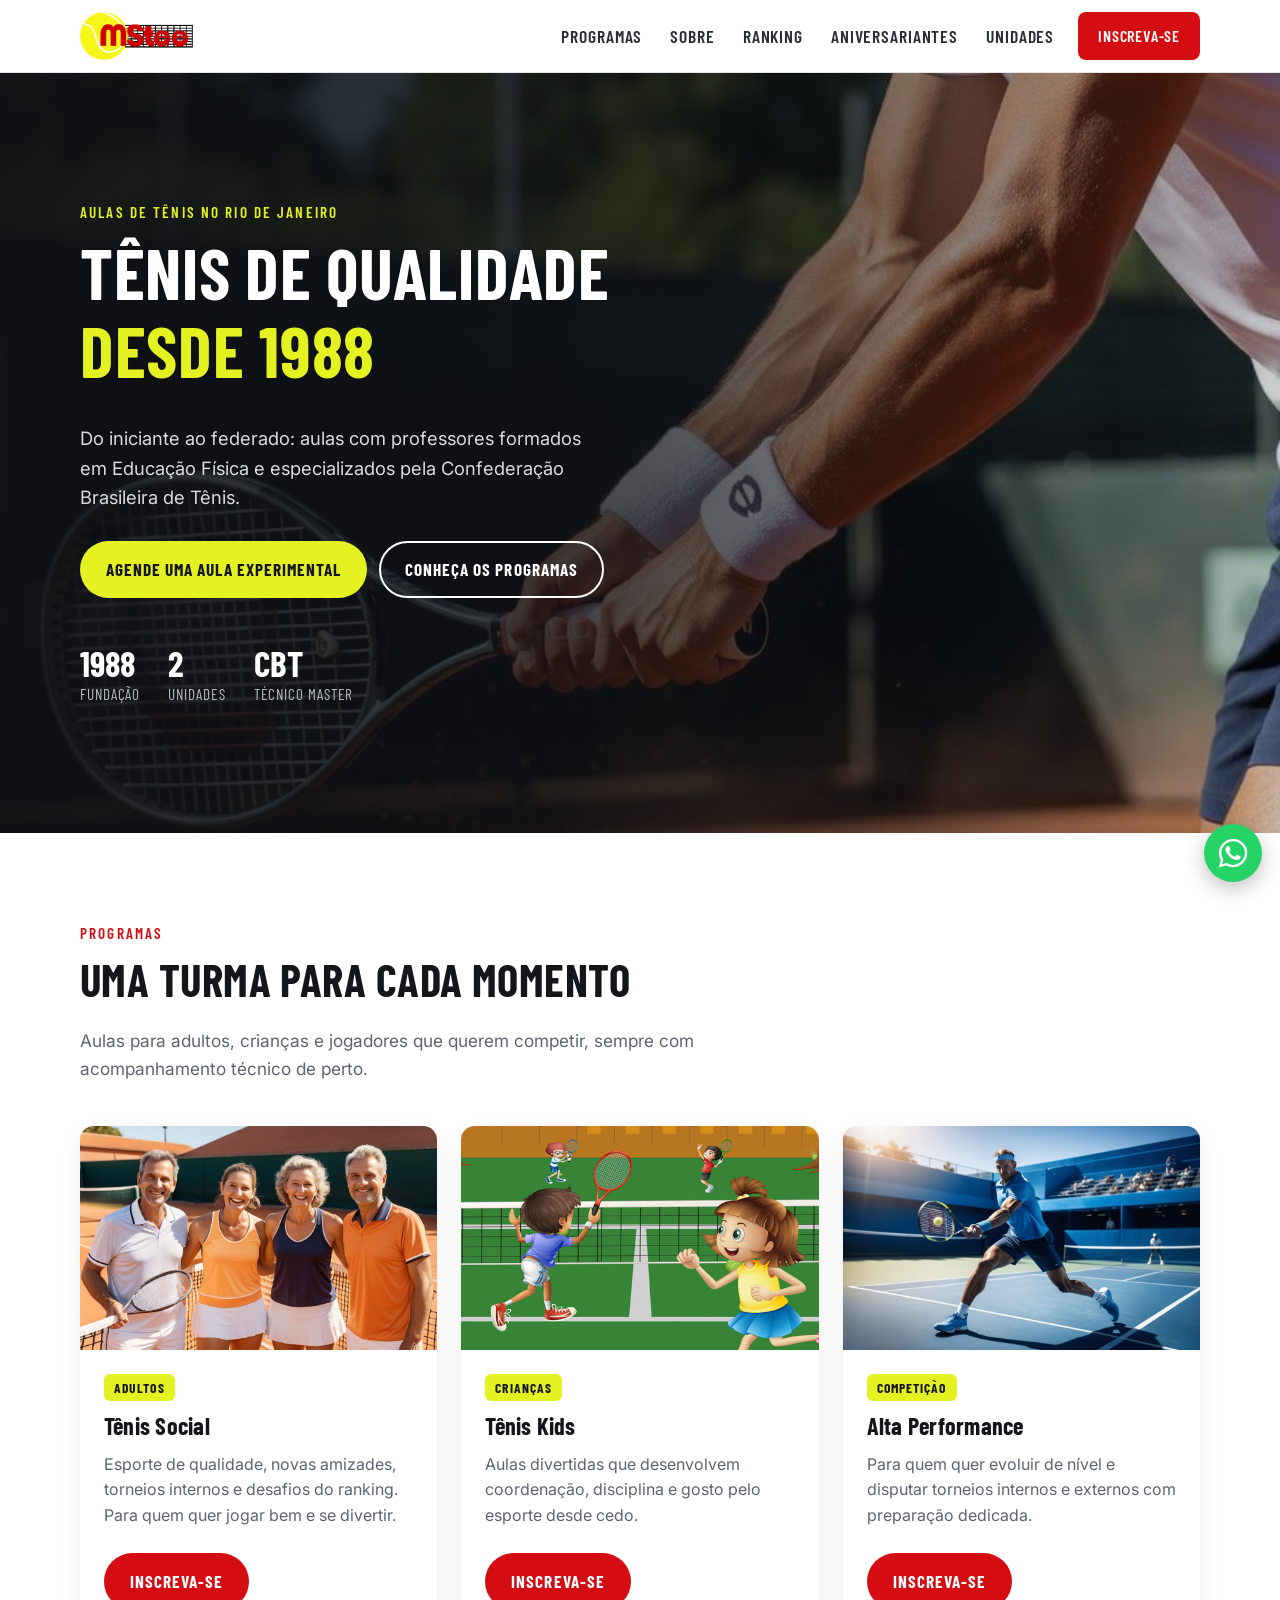
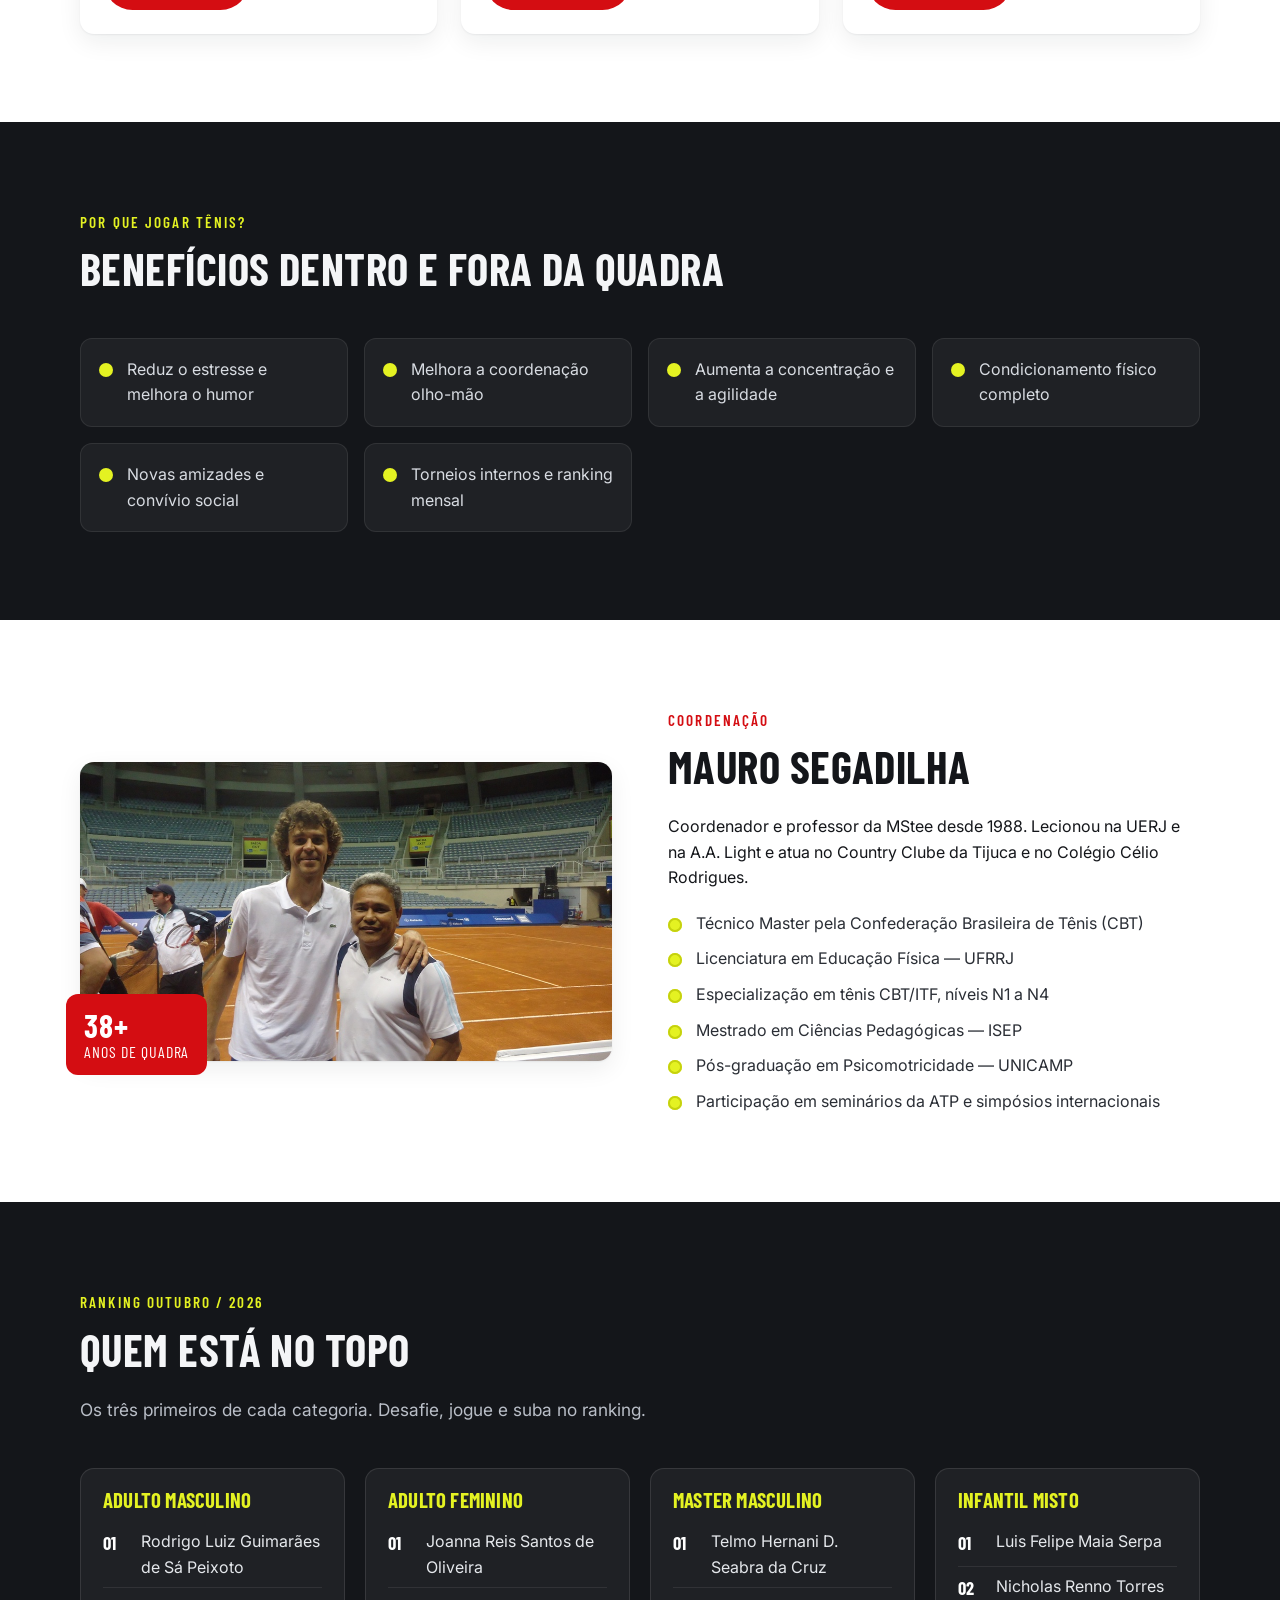
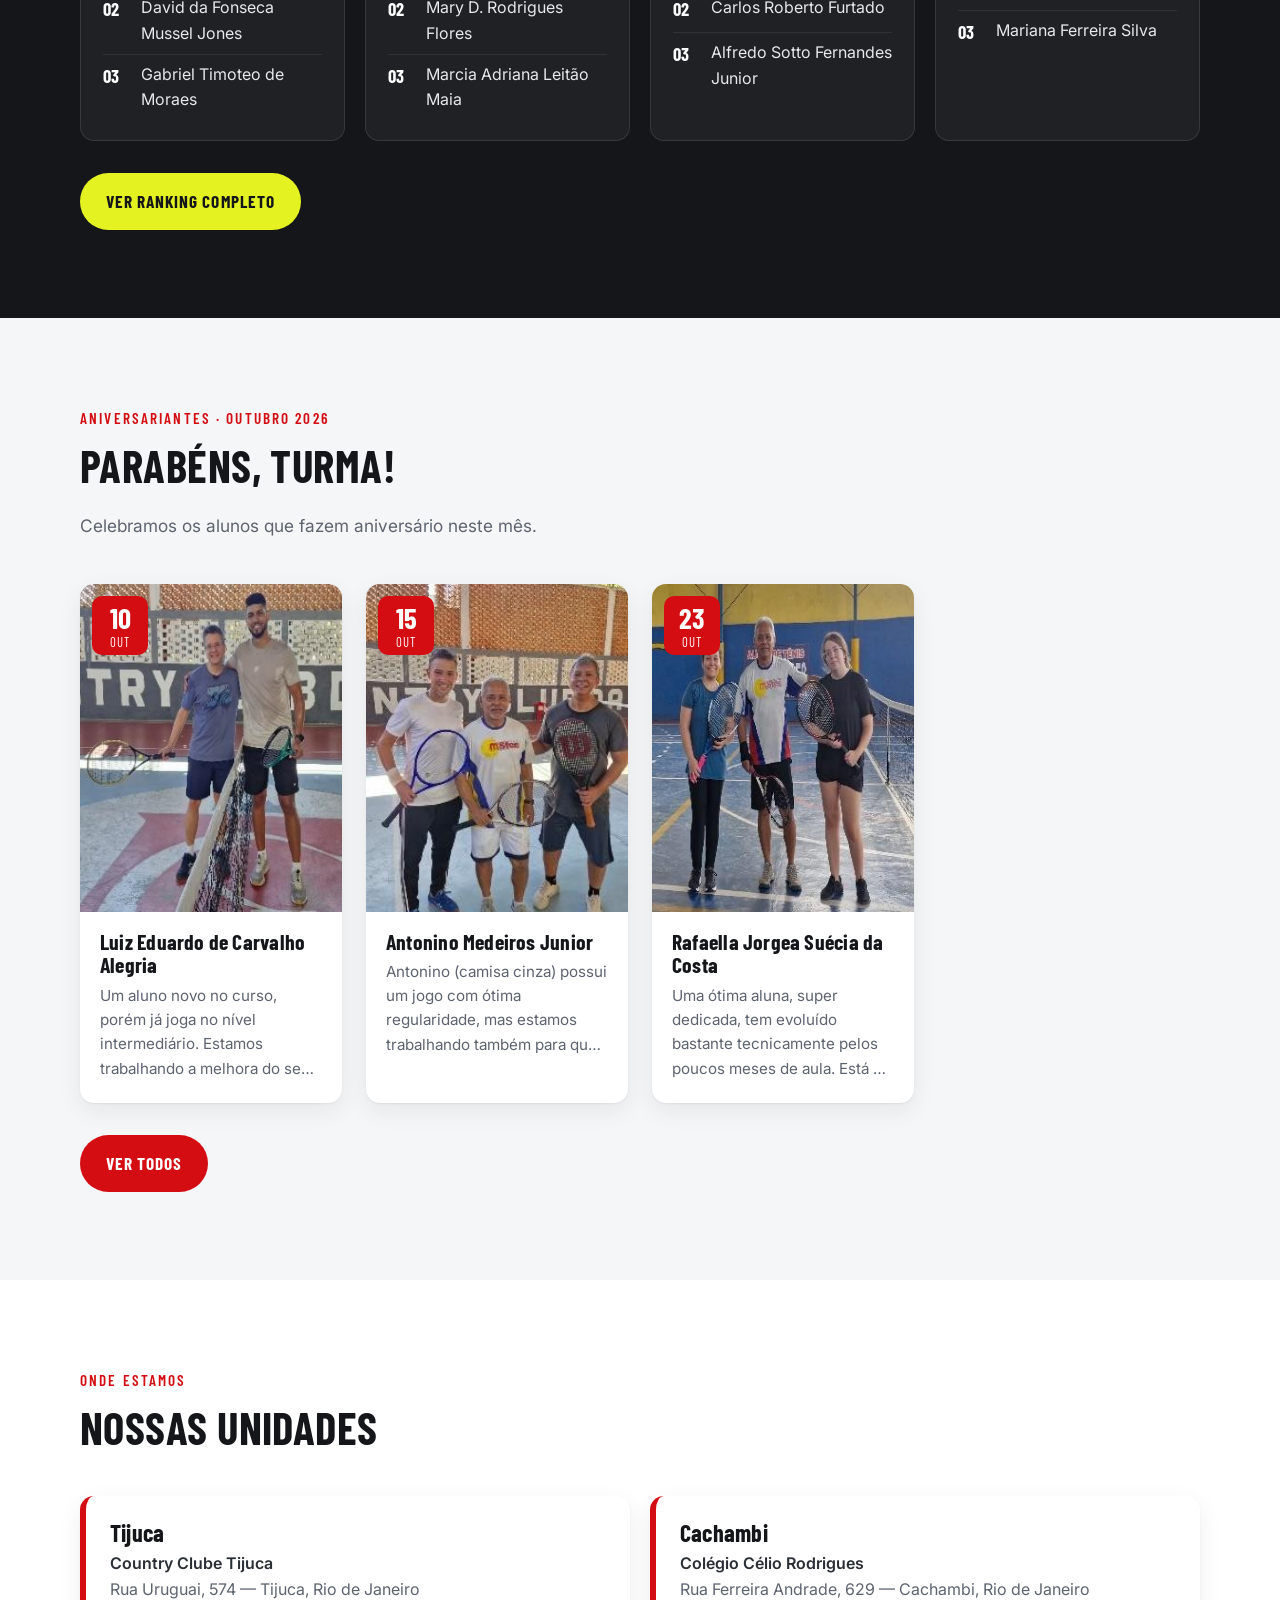
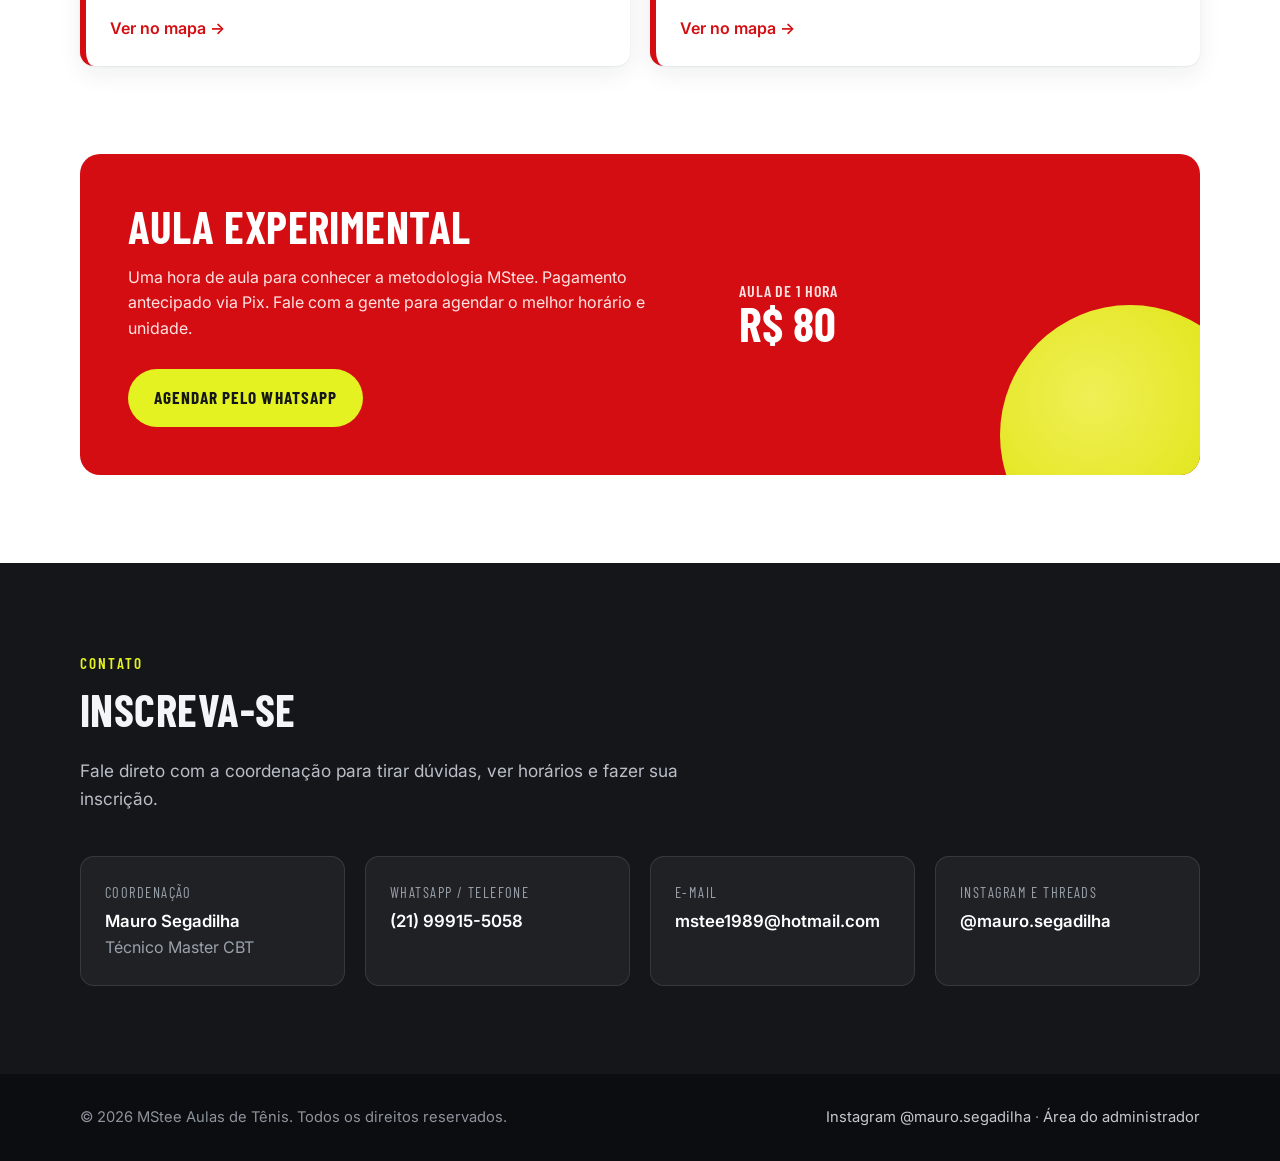
<file: index.html>
<!doctype html>
<html lang="pt-BR">
<head>
  <meta charset="utf-8">
  <meta name="viewport" content="width=device-width, initial-scale=1">
  <title>MStee Aulas de Tênis — Rio de Janeiro</title>
  <meta name="description" content="MStee Aulas de Tênis: tênis social, kids e alta performance no Rio de Janeiro desde 1988. Unidades na Tijuca e no Cachambi.">
  <meta property="og:title" content="MStee Aulas de Tênis">
  <meta property="og:description" content="Tênis social, kids e alta performance no Rio de Janeiro desde 1988.">
  <meta property="og:image" content="assets/img/banner-2025.jpg">
  <link rel="icon" href="assets/img/favicon.svg" type="image/svg+xml">
  <link rel="preconnect" href="https://fonts.googleapis.com">
  <link rel="preconnect" href="https://fonts.gstatic.com" crossorigin>
  <link href="https://fonts.googleapis.com/css2?family=Barlow+Condensed:wght@600;700&family=Inter:wght@400;500;600&display=swap" rel="stylesheet">
  <link rel="stylesheet" href="assets/css/style.css">
</head>
<body>

<header class="site-header">
  <div class="wrap">
    <a class="brand" href="index.html" aria-label="MStee — início"><img src="assets/img/logo.png" alt="MStee" width="113" height="48"></a>
    <button class="nav-toggle" aria-label="Abrir menu" aria-expanded="false">
      <svg viewBox="0 0 24 24" fill="none" stroke="currentColor" stroke-width="2" stroke-linecap="round"><path d="M4 7h16M4 12h16M4 17h16"/></svg>
    </button>
    <nav class="nav">
      <a href="#programas">Programas</a>
      <a href="#sobre">Sobre</a>
      <a href="ranking.html">Ranking</a>
      <a href="aniversarios.html">Aniversariantes</a>
      <a href="#unidades">Unidades</a>
      <a class="btn btn--primary" href="#contato">Inscreva-se</a>
    </nav>
  </div>
</header>

<main>
  <!-- HERO -->
  <section class="hero">
    <div class="wrap">
      <div class="hero-content">
        <span class="eyebrow" style="color:var(--ball)">Aulas de tênis no Rio de Janeiro</span>
        <h1>Tênis de qualidade <span>desde 1988</span></h1>
        <p>Do iniciante ao federado: aulas com professores formados em Educação Física e especializados pela Confederação Brasileira de Tênis.</p>
        <div class="hero-actions">
          <a class="btn btn--ball" href="#aula-experimental">Agende uma aula experimental</a>
          <a class="btn btn--ghost" href="#programas">Conheça os programas</a>
        </div>
        <div class="hero-badges">
          <div><strong>1988</strong>Fundação</div>
          <div><strong>2</strong>Unidades</div>
          <div><strong>CBT</strong>Técnico Master</div>
        </div>
      </div>
    </div>
  </section>

  <!-- PROGRAMAS -->
  <section class="section" id="programas">
    <div class="wrap">
      <div class="section-head">
        <span class="eyebrow">Programas</span>
        <h2>Uma turma para cada momento</h2>
        <p>Aulas para adultos, crianças e jogadores que querem competir, sempre com acompanhamento técnico de perto.</p>
      </div>
      <div class="grid grid-3">
        <article class="program">
          <img src="assets/img/tenis-social-ia.jpg" alt="Grupo de alunos adultos sorrindo na quadra de saibro" loading="lazy">
          <div class="program-body">
            <span class="program-tag">Adultos</span>
            <h3>Tênis Social</h3>
            <p>Esporte de qualidade, novas amizades, torneios internos e desafios do ranking. Para quem quer jogar bem e se divertir.</p>
            <a class="btn btn--primary" href="#contato">Inscreva-se</a>
          </div>
        </article>
        <article class="program">
          <img src="assets/img/tenis-3.jpg" alt="Criança em aula de tênis" loading="lazy">
          <div class="program-body">
            <span class="program-tag">Crianças</span>
            <h3>Tênis Kids</h3>
            <p>Aulas divertidas que desenvolvem coordenação, disciplina e gosto pelo esporte desde cedo.</p>
            <a class="btn btn--primary" href="#contato">Inscreva-se</a>
          </div>
        </article>
        <article class="program">
          <img src="assets/img/alta-performance-ia.jpg" alt="Tenista executando um forehand em quadra rápida" loading="lazy">
          <div class="program-body">
            <span class="program-tag">Competição</span>
            <h3>Alta Performance</h3>
            <p>Para quem quer evoluir de nível e disputar torneios internos e externos com preparação dedicada.</p>
            <a class="btn btn--primary" href="#contato">Inscreva-se</a>
          </div>
        </article>
      </div>
    </div>
  </section>

  <!-- BENEFÍCIOS -->
  <section class="section section--dark">
    <div class="wrap">
      <div class="section-head">
        <span class="eyebrow">Por que jogar tênis?</span>
        <h2>Benefícios dentro e fora da quadra</h2>
      </div>
      <div class="benefits">
        <div class="benefit"><span class="benefit-dot"></span><p>Reduz o estresse e melhora o humor</p></div>
        <div class="benefit"><span class="benefit-dot"></span><p>Melhora a coordenação olho-mão</p></div>
        <div class="benefit"><span class="benefit-dot"></span><p>Aumenta a concentração e a agilidade</p></div>
        <div class="benefit"><span class="benefit-dot"></span><p>Condicionamento físico completo</p></div>
        <div class="benefit"><span class="benefit-dot"></span><p>Novas amizades e convívio social</p></div>
        <div class="benefit"><span class="benefit-dot"></span><p>Torneios internos e ranking mensal</p></div>
      </div>
    </div>
  </section>

  <!-- SOBRE / COORDENAÇÃO -->
  <section class="section" id="sobre">
    <div class="wrap split">
      <div class="split-media">
        <img src="assets/img/mauro-guga-2.jpg" alt="Mauro Segadilha" loading="lazy">
        <div class="stamp"><strong>38+</strong>anos de quadra</div>
      </div>
      <div>
        <span class="eyebrow">Coordenação</span>
        <h2>Mauro Segadilha</h2>
        <p>Coordenador e professor da MStee desde 1988. Lecionou na UERJ e na A.A. Light e atua no Country Clube da Tijuca e no Colégio Célio Rodrigues.</p>
        <ul class="creds">
          <li>Técnico Master pela Confederação Brasileira de Tênis (CBT)</li>
          <li>Licenciatura em Educação Física — UFRRJ</li>
          <li>Especialização em tênis CBT/ITF, níveis N1 a N4</li>
          <li>Mestrado em Ciências Pedagógicas — ISEP</li>
          <li>Pós-graduação em Psicomotricidade — UNICAMP</li>
          <li>Participação em seminários da ATP e simpósios internacionais</li>
        </ul>
      </div>
    </div>
  </section>

  <!-- RANKING (prévia) -->
  <section class="section section--dark" id="ranking">
    <div class="wrap">
      <div class="section-head">
        <span class="eyebrow">Ranking <span data-ranking-titulo></span></span>
        <h2>Quem está no topo</h2>
        <p>Os três primeiros de cada categoria. Desafie, jogue e suba no ranking.</p>
      </div>
      <div class="rank-preview" data-ranking-previa><p class="loading">Carregando ranking…</p></div>
      <div class="mt-32"><a class="btn btn--ball" href="ranking.html">Ver ranking completo</a></div>
    </div>
  </section>

  <!-- ANIVERSARIANTES (prévia) -->
  <section class="section section--soft" id="aniversariantes">
    <div class="wrap">
      <div class="section-head">
        <span class="eyebrow">Aniversariantes · <span data-aniv-titulo></span></span>
        <h2>Parabéns, turma!</h2>
        <p>Celebramos os alunos que fazem aniversário neste mês.</p>
      </div>
      <div class="bday-grid" data-aniversarios data-limite="4"><p class="loading">Carregando…</p></div>
      <div class="mt-32"><a class="btn btn--primary" href="aniversarios.html">Ver todos</a></div>
    </div>
  </section>

  <!-- UNIDADES -->
  <section class="section" id="unidades">
    <div class="wrap">
      <div class="section-head">
        <span class="eyebrow">Onde estamos</span>
        <h2>Nossas unidades</h2>
      </div>
      <div class="places">
        <div class="place">
          <h3>Tijuca</h3>
          <p class="club">Country Clube Tijuca</p>
          <p class="addr">Rua Uruguai, 574 — Tijuca, Rio de Janeiro</p>
          <a href="https://www.google.com/maps/search/?api=1&query=Rua+Uruguai+574+Tijuca+Rio+de+Janeiro" target="_blank" rel="noopener">Ver no mapa →</a>
        </div>
        <div class="place">
          <h3>Cachambi</h3>
          <p class="club">Colégio Célio Rodrigues</p>
          <p class="addr">Rua Ferreira Andrade, 629 — Cachambi, Rio de Janeiro</p>
          <a href="https://www.google.com/maps/search/?api=1&query=Rua+Ferreira+Andrade+629+Cachambi+Rio+de+Janeiro" target="_blank" rel="noopener">Ver no mapa →</a>
        </div>
      </div>
    </div>
  </section>

  <!-- AULA EXPERIMENTAL -->
  <section class="section" id="aula-experimental" style="padding-top:0">
    <div class="wrap">
      <div class="cta">
        <div>
          <h2>Aula experimental</h2>
          <p>Uma hora de aula para conhecer a metodologia MStee. Pagamento antecipado via Pix. Fale com a gente para agendar o melhor horário e unidade.</p>
          <div class="hero-actions">
            <a class="btn btn--ball" href="https://wa.me/5521999155058?text=Ol%C3%A1!%20Gostaria%20de%20agendar%20uma%20aula%20experimental." target="_blank" rel="noopener">Agendar pelo WhatsApp</a>
          </div>
        </div>
        <div class="price"><small>Aula de 1 hora</small>R$ 80</div>
      </div>
    </div>
  </section>

  <!-- CONTATO -->
  <section class="section section--dark" id="contato">
    <div class="wrap">
      <div class="section-head">
        <span class="eyebrow">Contato</span>
        <h2>Inscreva-se</h2>
        <p>Fale direto com a coordenação para tirar dúvidas, ver horários e fazer sua inscrição.</p>
      </div>
      <div class="contact-grid">
        <div class="contact-card">
          <div class="label">Coordenação</div>
          <div class="value">Mauro Segadilha</div>
          <div class="muted" style="color:#9aa1ab">Técnico Master CBT</div>
        </div>
        <div class="contact-card">
          <div class="label">WhatsApp / Telefone</div>
          <a href="https://wa.me/5521999155058" target="_blank" rel="noopener">(21) 99915-5058</a>
        </div>
        <div class="contact-card">
          <div class="label">E-mail</div>
          <a href="mailto:mstee1989@hotmail.com">mstee1989@hotmail.com</a>
        </div>
        <div class="contact-card">
          <div class="label">Instagram e Threads</div>
          <a href="https://www.instagram.com/mauro.segadilha/" target="_blank" rel="noopener">@mauro.segadilha</a>
        </div>
      </div>
    </div>
  </section>
</main>

<footer class="site-footer">
  <div class="wrap">
    <span>© <span id="ano-atual">2026</span> MStee Aulas de Tênis. Todos os direitos reservados.</span>
    <span class="footer-links"><a href="https://www.instagram.com/mauro.segadilha/" target="_blank" rel="noopener">Instagram @mauro.segadilha</a> · <a href="admin.html">Área do administrador</a></span>
  </div>
</footer>

<a class="wa-float" href="https://wa.me/5521999155058" target="_blank" rel="noopener" aria-label="Falar no WhatsApp">
  <svg viewBox="0 0 24 24" fill="currentColor"><path d="M17.47 14.38c-.3-.15-1.76-.87-2.03-.97-.27-.1-.47-.15-.67.15-.2.3-.77.97-.94 1.17-.17.2-.35.22-.65.07-.3-.15-1.26-.46-2.4-1.48-.89-.79-1.49-1.77-1.66-2.07-.17-.3-.02-.46.13-.61.13-.13.3-.35.45-.52.15-.17.2-.3.3-.5.1-.2.05-.37-.03-.52-.07-.15-.67-1.62-.92-2.22-.24-.58-.49-.5-.67-.51h-.57c-.2 0-.52.07-.79.37-.27.3-1.04 1.02-1.04 2.48s1.07 2.88 1.21 3.08c.15.2 2.1 3.2 5.08 4.49.71.31 1.26.49 1.69.63.71.23 1.36.2 1.87.12.57-.09 1.76-.72 2.01-1.41.25-.69.25-1.29.17-1.41-.07-.12-.27-.2-.57-.35zM12.05 21.5h-.01a9.4 9.4 0 0 1-4.79-1.31l-.34-.2-3.56.93.95-3.47-.22-.36a9.41 9.41 0 0 1-1.44-5.02c0-5.2 4.23-9.43 9.43-9.43a9.37 9.37 0 0 1 6.67 2.77 9.37 9.37 0 0 1 2.76 6.67c0 5.2-4.23 9.43-9.43 9.43zm8.02-17.45A11.27 11.27 0 0 0 12.05.73C5.8.73.72 5.8.72 12.05c0 2 .52 3.95 1.52 5.66L.62 23.6l6.03-1.58a11.3 11.3 0 0 0 5.4 1.38h.01c6.25 0 11.33-5.08 11.33-11.33 0-3.03-1.18-5.87-3.32-8.01z"/></svg>
</a>

<script src="data/ranking.js"></script>
<script src="data/aniversarios.js"></script>
<script src="assets/js/site.js"></script>
</body>
</html>
</file>
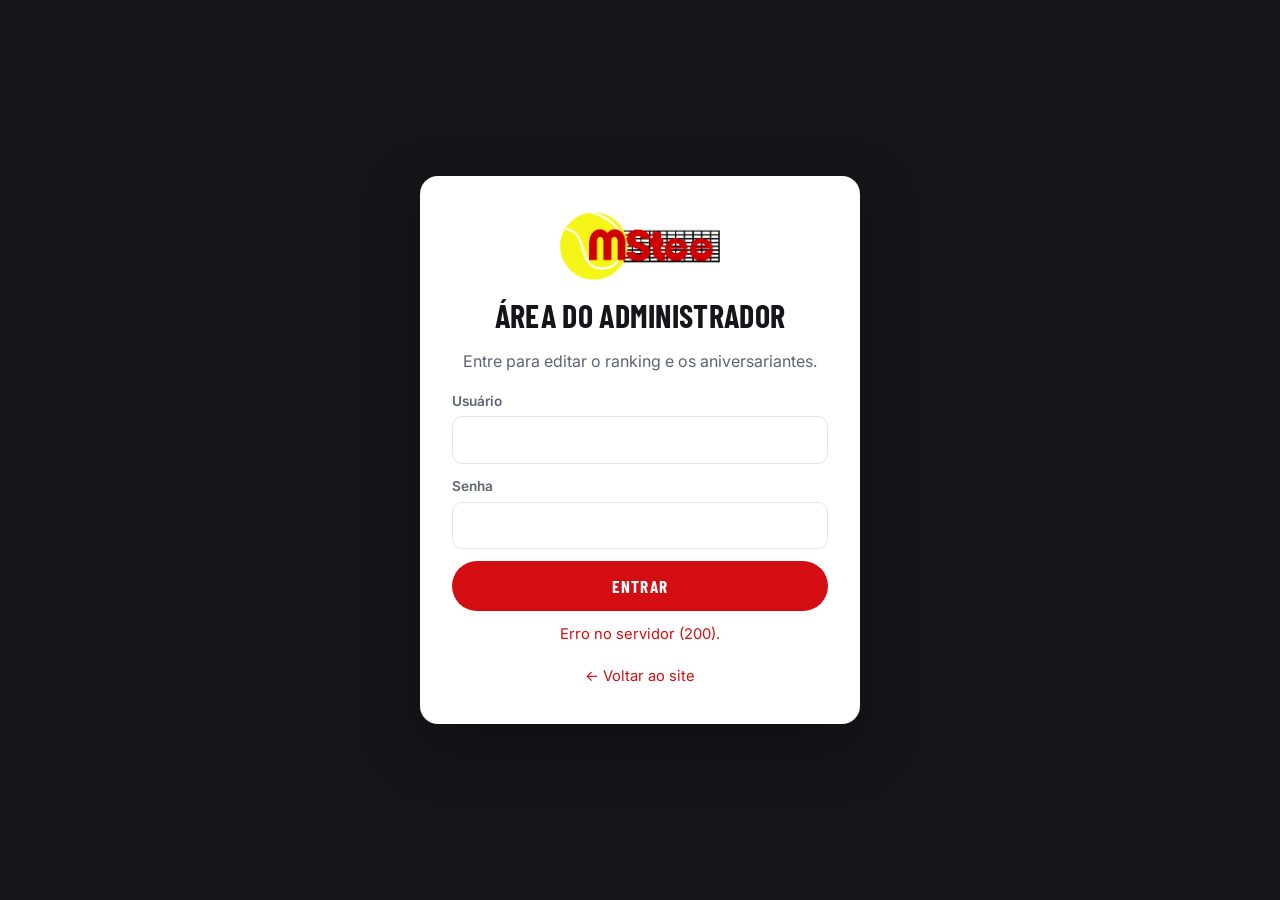
<file: admin.html>
<!doctype html>
<html lang="pt-BR">
<head>
  <meta charset="utf-8">
  <meta name="viewport" content="width=device-width, initial-scale=1">
  <meta name="robots" content="noindex, nofollow">
  <title>Administração — MStee</title>
  <link rel="icon" href="assets/img/favicon.svg" type="image/svg+xml">
  <link rel="preconnect" href="https://fonts.googleapis.com">
  <link rel="preconnect" href="https://fonts.gstatic.com" crossorigin>
  <link href="https://fonts.googleapis.com/css2?family=Barlow+Condensed:wght@600;700&family=Inter:wght@400;500;600&display=swap" rel="stylesheet">
  <link rel="stylesheet" href="assets/css/style.css">
  <link rel="stylesheet" href="assets/css/admin.css">
</head>
<body class="admin">

<!-- ================= LOGIN ================= -->
<section id="tela-login" class="login" hidden>
  <div class="login-card">
    <img src="assets/img/logo.png" alt="MStee" width="160">
    <h1>Área do administrador</h1>

    <form id="form-login">
      <p class="muted">Entre para editar o ranking e os aniversariantes.</p>
      <label class="field">
        <span>Usuário</span>
        <input id="login-usuario" autocomplete="username" autocapitalize="none" spellcheck="false" required>
      </label>
      <label class="field">
        <span>Senha</span>
        <input id="login-senha" type="password" autocomplete="current-password" required>
      </label>
      <button class="btn btn--primary btn--block" type="submit">Entrar</button>
      <p id="login-erro" class="erro" role="alert"></p>
    </form>


    <a class="voltar" href="index.html">← Voltar ao site</a>
  </div>
</section>

<!-- ================= PAINEL ================= -->
<div id="tela-painel" hidden>
  <header class="admin-bar">
    <div class="wrap">
      <a class="brand" href="index.html" target="_blank" title="Abrir site"><img src="assets/img/logo.png" alt="MStee" height="40"></a>
      <nav class="admin-tabs" role="tablist">
        <button role="tab" data-aba="ranking" aria-selected="true">Ranking</button>
        <button role="tab" data-aba="aniversarios" aria-selected="false">Aniversariantes</button>
      </nav>
      <div class="admin-user">
        <span id="usuario"></span>
        <button id="abrir-senha" class="link">Alterar senha</button>
        <button id="sair" class="link">Sair</button>
      </div>
    </div>
  </header>

  <div id="aviso-senha" class="aviso" hidden>
    <div class="wrap">
      <span>Você está usando a <strong>senha inicial</strong>. Troque por uma senha só sua para proteger o painel.</span>
      <button class="btn btn--ball btn--sm" data-abrir-senha>Alterar senha</button>
    </div>
  </div>

  <main class="wrap admin-main">
    <!-- ---------- RANKING ---------- -->
    <section id="aba-ranking" class="aba">
      <div class="aba-head">
        <div>
          <h1>Ranking</h1>
          <p class="muted">Edite as categorias e as posições. Posições iguais representam empate.</p>
        </div>
        <div class="periodo">
          <label class="field"><span>Mês</span><select id="r-mes"></select></label>
          <label class="field"><span>Ano</span><input id="r-ano" type="number" min="2000" max="2100"></label>
        </div>
      </div>
      <div id="r-categorias" class="stack"></div>
      <button id="r-add-cat" class="btn btn--ghost btn--dashed">+ Nova categoria</button>
    </section>

    <!-- ---------- ANIVERSARIANTES ---------- -->
    <section id="aba-aniversarios" class="aba" hidden>
      <div class="aba-head">
        <div>
          <h1>Aniversariantes do mês</h1>
          <p class="muted">A lista é exibida em ordem de dia no site. Fotos são reduzidas automaticamente.</p>
        </div>
        <div class="periodo">
          <label class="field"><span>Mês</span><select id="a-mes"></select></label>
          <label class="field"><span>Ano</span><input id="a-ano" type="number" min="2000" max="2100"></label>
          <button id="a-novo-mes" class="btn btn--ghost btn--sm" title="Limpa a lista e muda para o mês atual">Começar novo mês</button>
        </div>
      </div>
      <div id="a-lista" class="bday-admin-grid"></div>
      <button id="a-add" class="btn btn--ghost btn--dashed">+ Adicionar aniversariante</button>
    </section>
  </main>

  <div class="save-bar">
    <div class="wrap">
      <span id="status" class="status">Nenhuma alteração.</span>
      <div class="save-actions">
        <button id="descartar" class="btn btn--ghost btn--sm" disabled>Descartar</button>
        <button id="salvar" class="btn btn--primary" disabled>Salvar e publicar</button>
      </div>
    </div>
  </div>
</div>

<!-- Modal: alterar senha -->
<dialog id="dlg-senha" class="dlg">
  <form id="form-senha">
    <h2>Alterar senha</h2>
    <label class="field">
      <span>Usuário</span>
      <input id="nova-usuario" autocomplete="username" autocapitalize="none" spellcheck="false" required>
    </label>
    <label class="field">
      <span>Senha atual</span>
      <input id="senha-atual" type="password" autocomplete="current-password" required>
    </label>
    <label class="field">
      <span>Nova senha (mínimo 8 caracteres)</span>
      <input id="nova-senha" type="password" autocomplete="new-password" minlength="8" required>
    </label>
    <label class="field">
      <span>Confirme a nova senha</span>
      <input id="nova-senha2" type="password" autocomplete="new-password" minlength="8" required>
    </label>
    <p id="senha-erro" class="erro" role="alert"></p>
    <div class="dlg-actions">
      <button type="button" class="btn btn--ghost btn--sm" data-fechar>Cancelar</button>
      <button type="submit" class="btn btn--primary btn--sm">Salvar senha</button>
    </div>
  </form>
</dialog>

<!-- Modal: colar lista -->
<dialog id="dlg-colar" class="dlg">
  <form method="dialog">
    <h2>Colar lista de jogadores</h2>
    <p class="muted">Um jogador por linha, já na ordem do ranking. Aceita formatos como <code>01- Nome</code>, <code>1. Nome</code> ou apenas <code>Nome</code>. Para incluir pontos, use <code>Nome ; 120</code>.</p>
    <textarea id="colar-texto" rows="12" placeholder="01- Rodrigo Peixoto&#10;02- Fabiano Barbosa&#10;03- David Jones"></textarea>
    <div class="dlg-actions">
      <button value="cancel" class="btn btn--ghost btn--sm">Cancelar</button>
      <button value="ok" class="btn btn--primary btn--sm">Substituir lista</button>
    </div>
  </form>
</dialog>

<div id="toast" class="toast" role="status" aria-live="polite"></div>

<script src="assets/js/admin.js"></script>
</body>
</html>
</file>
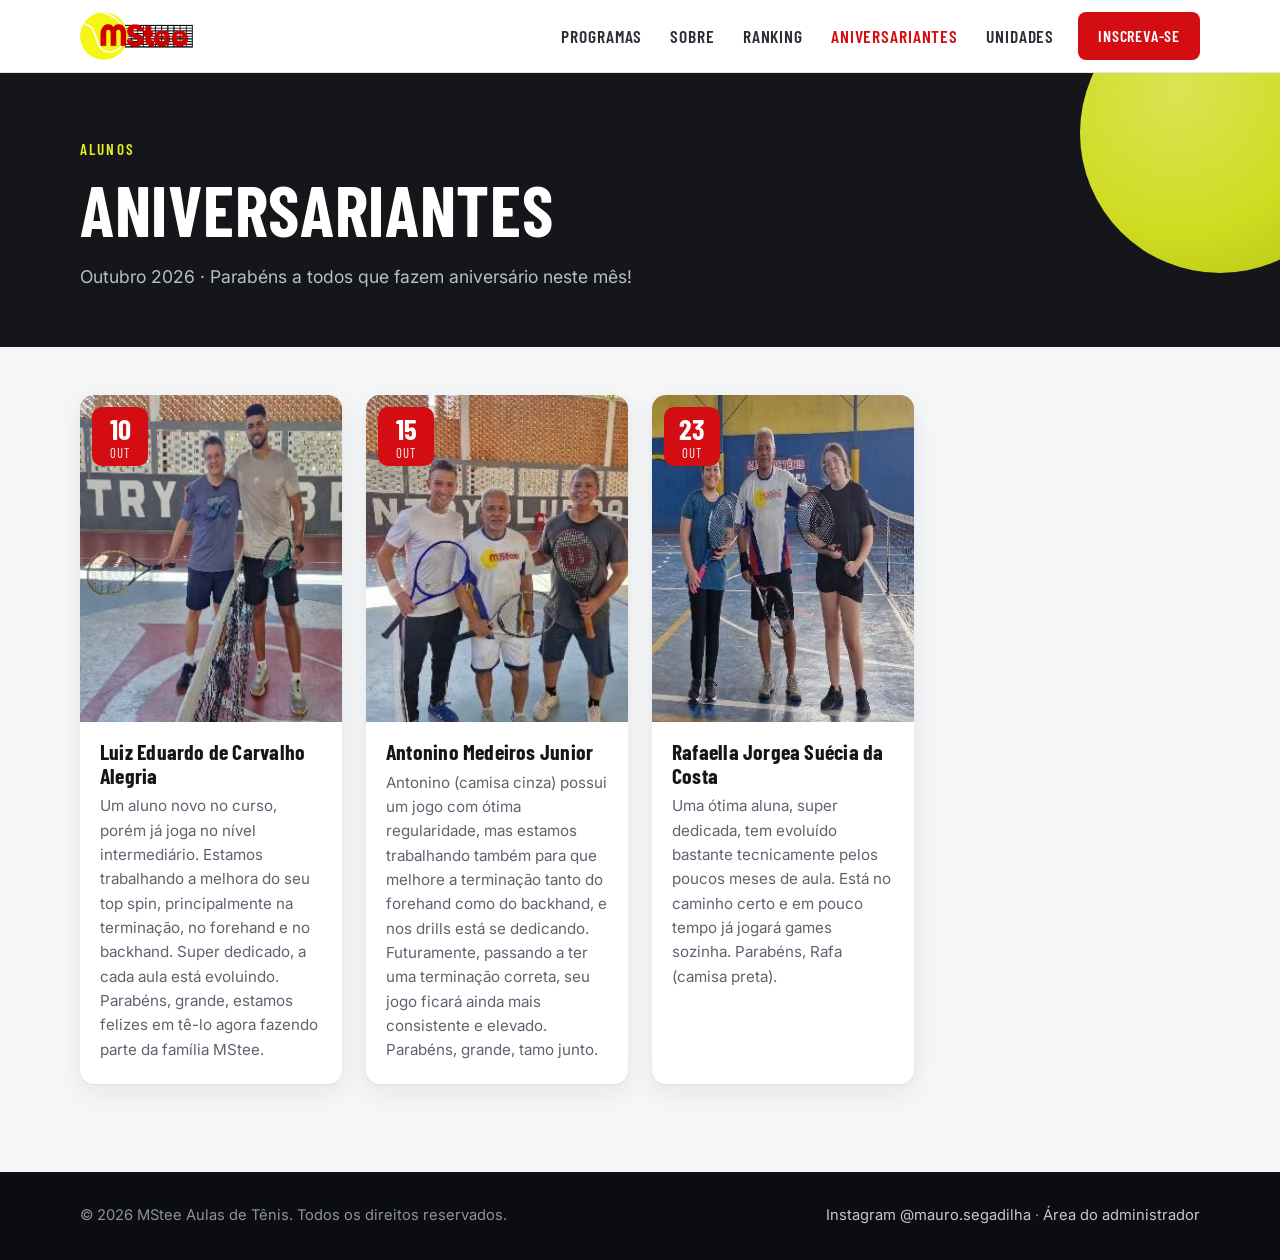
<file: aniversarios.html>
<!doctype html>
<html lang="pt-BR">
<head>
  <meta charset="utf-8">
  <meta name="viewport" content="width=device-width, initial-scale=1">
  <title>Aniversariantes — MStee Aulas de Tênis</title>
  <meta name="description" content="Aniversariantes do mês da MStee Aulas de Tênis.">
  <link rel="icon" href="assets/img/favicon.svg" type="image/svg+xml">
  <link rel="preconnect" href="https://fonts.googleapis.com">
  <link rel="preconnect" href="https://fonts.gstatic.com" crossorigin>
  <link href="https://fonts.googleapis.com/css2?family=Barlow+Condensed:wght@600;700&family=Inter:wght@400;500;600&display=swap" rel="stylesheet">
  <link rel="stylesheet" href="assets/css/style.css">
</head>
<body>

<header class="site-header">
  <div class="wrap">
    <a class="brand" href="index.html" aria-label="MStee — início"><img src="assets/img/logo.png" alt="MStee" width="113" height="48"></a>
    <button class="nav-toggle" aria-label="Abrir menu" aria-expanded="false">
      <svg viewBox="0 0 24 24" fill="none" stroke="currentColor" stroke-width="2" stroke-linecap="round"><path d="M4 7h16M4 12h16M4 17h16"/></svg>
    </button>
    <nav class="nav">
      <a href="index.html#programas">Programas</a>
      <a href="index.html#sobre">Sobre</a>
      <a href="ranking.html">Ranking</a>
      <a href="aniversarios.html" aria-current="page">Aniversariantes</a>
      <a href="index.html#unidades">Unidades</a>
      <a class="btn btn--primary" href="index.html#contato">Inscreva-se</a>
    </nav>
  </div>
</header>

<main>
  <section class="page-hero">
    <div class="wrap">
      <span class="eyebrow" style="color:var(--ball)">Alunos</span>
      <h1>Aniversariantes</h1>
      <p><span data-aniv-titulo></span> · Parabéns a todos que fazem aniversário neste mês!</p>
    </div>
  </section>

  <section class="section section--soft" style="padding-top:48px">
    <div class="wrap">
      <div class="bday-grid" data-aniversarios><p class="loading">Carregando…</p></div>
    </div>
  </section>
</main>

<footer class="site-footer">
  <div class="wrap">
    <span>© <span id="ano-atual">2026</span> MStee Aulas de Tênis. Todos os direitos reservados.</span>
    <span class="footer-links"><a href="https://www.instagram.com/mauro.segadilha/" target="_blank" rel="noopener">Instagram @mauro.segadilha</a> · <a href="admin.html">Área do administrador</a></span>
  </div>
</footer>

<script src="data/aniversarios.js"></script>
<script src="assets/js/site.js"></script>
</body>
</html>
</file>
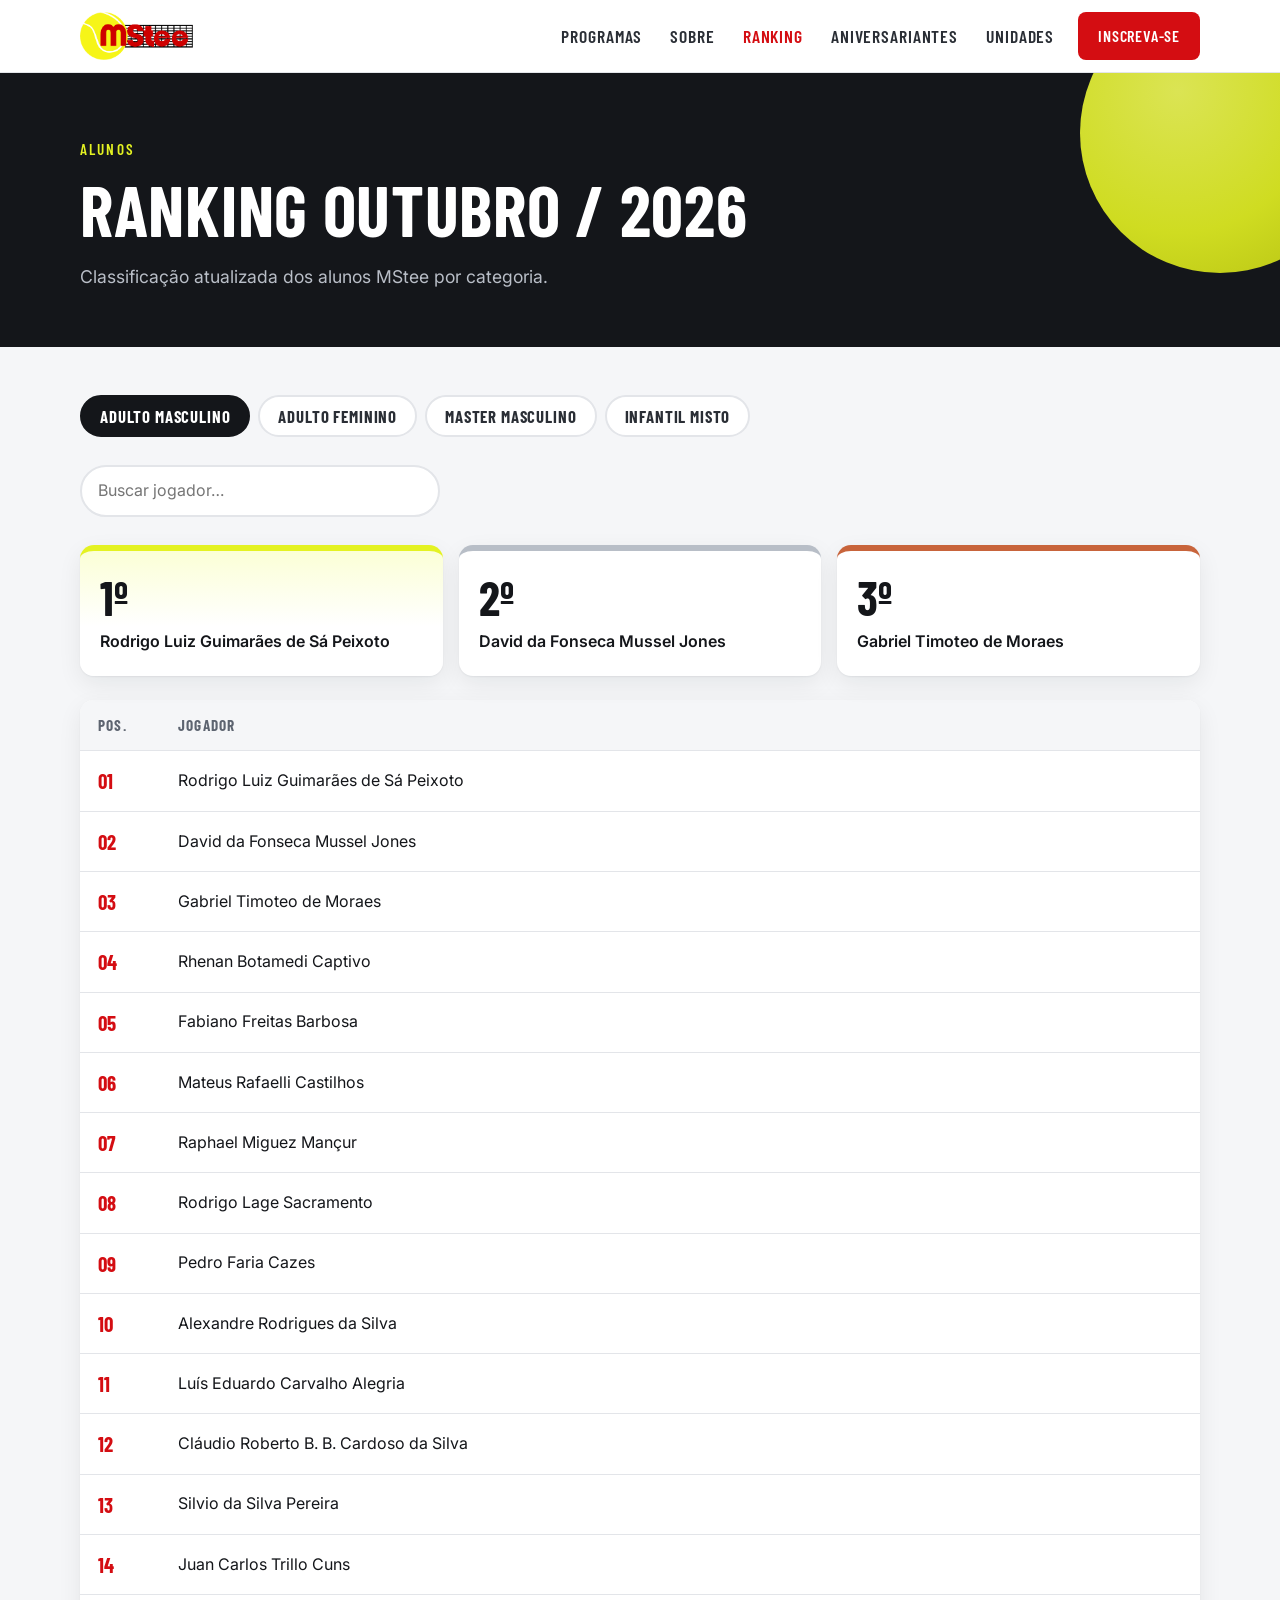
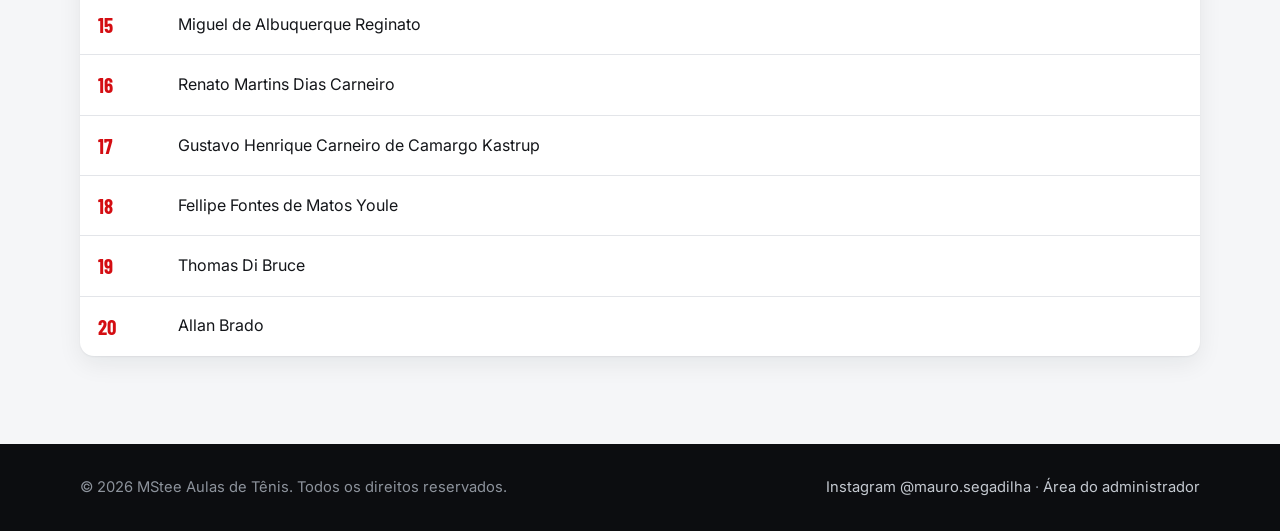
<file: ranking.html>
<!doctype html>
<html lang="pt-BR">
<head>
  <meta charset="utf-8">
  <meta name="viewport" content="width=device-width, initial-scale=1">
  <title>Ranking — MStee Aulas de Tênis</title>
  <meta name="description" content="Ranking mensal dos alunos MStee: masculino, feminino, master e juvenil.">
  <link rel="icon" href="assets/img/favicon.svg" type="image/svg+xml">
  <link rel="preconnect" href="https://fonts.googleapis.com">
  <link rel="preconnect" href="https://fonts.gstatic.com" crossorigin>
  <link href="https://fonts.googleapis.com/css2?family=Barlow+Condensed:wght@600;700&family=Inter:wght@400;500;600&display=swap" rel="stylesheet">
  <link rel="stylesheet" href="assets/css/style.css">
</head>
<body>

<header class="site-header">
  <div class="wrap">
    <a class="brand" href="index.html" aria-label="MStee — início"><img src="assets/img/logo.png" alt="MStee" width="113" height="48"></a>
    <button class="nav-toggle" aria-label="Abrir menu" aria-expanded="false">
      <svg viewBox="0 0 24 24" fill="none" stroke="currentColor" stroke-width="2" stroke-linecap="round"><path d="M4 7h16M4 12h16M4 17h16"/></svg>
    </button>
    <nav class="nav">
      <a href="index.html#programas">Programas</a>
      <a href="index.html#sobre">Sobre</a>
      <a href="ranking.html" aria-current="page">Ranking</a>
      <a href="aniversarios.html">Aniversariantes</a>
      <a href="index.html#unidades">Unidades</a>
      <a class="btn btn--primary" href="index.html#contato">Inscreva-se</a>
    </nav>
  </div>
</header>

<main>
  <section class="page-hero">
    <div class="wrap">
      <span class="eyebrow" style="color:var(--ball)">Alunos</span>
      <h1>Ranking <span data-ranking-titulo></span></h1>
      <p>Classificação atualizada dos alunos MStee por categoria.</p>
    </div>
  </section>

  <section class="section section--soft" style="padding-top:48px">
    <div class="wrap" data-ranking>
      <p class="loading">Carregando ranking…</p>
    </div>
  </section>
</main>

<footer class="site-footer">
  <div class="wrap">
    <span>© <span id="ano-atual">2026</span> MStee Aulas de Tênis. Todos os direitos reservados.</span>
    <span class="footer-links"><a href="https://www.instagram.com/mauro.segadilha/" target="_blank" rel="noopener">Instagram @mauro.segadilha</a> · <a href="admin.html">Área do administrador</a></span>
  </div>
</footer>

<script src="data/ranking.js"></script>
<script src="assets/js/site.js"></script>
</body>
</html>
</file>
<file: assets/css/style.css>
/* ==========================================================
   MStee Aulas de Tênis — estilos do site
   ========================================================== */

:root {
  --red: #d40d12;
  --red-dark: #a8080c;
  --ball: #e4f222;
  --ball-dark: #c5d10f;
  --clay: #c8643b;
  --ink: #14161a;
  --ink-2: #2a2e35;
  --muted: #5d6470;
  --line: #e3e5e9;
  --bg: #ffffff;
  --bg-soft: #f5f6f8;
  --card: #ffffff;
  --on-dark: #f4f5f7;
  --radius: 14px;
  --shadow: 0 1px 2px rgba(20, 22, 26, .06), 0 8px 24px rgba(20, 22, 26, .07);
  --wrap: 1160px;
  --font-head: "Barlow Condensed", "Arial Narrow", system-ui, sans-serif;
  --font-body: "Inter", system-ui, -apple-system, "Segoe UI", Roboto, sans-serif;
}

*, *::before, *::after { box-sizing: border-box; }
html { scroll-behavior: smooth; scroll-padding-top: 84px; }
body {
  margin: 0;
  font-family: var(--font-body);
  font-size: 16px;
  line-height: 1.6;
  color: var(--ink);
  background: var(--bg);
  -webkit-font-smoothing: antialiased;
}
img { max-width: 100%; display: block; }
a { color: var(--red); }
h1, h2, h3, h4 {
  font-family: var(--font-head);
  font-weight: 700;
  line-height: 1.1;
  letter-spacing: .01em;
  margin: 0 0 .5em;
}
h1 { font-size: clamp(2.6rem, 6vw, 4.4rem); text-transform: uppercase; }
h2 { font-size: clamp(2rem, 4vw, 2.8rem); text-transform: uppercase; }
h3 { font-size: 1.5rem; }
p { margin: 0 0 1em; }

.wrap { width: 100%; max-width: var(--wrap); margin: 0 auto; padding: 0 20px; }
.section { padding: 88px 0; }
.section--soft { background: var(--bg-soft); }
.section--dark { background: var(--ink); color: var(--on-dark); }
.eyebrow {
  display: inline-block;
  font-family: var(--font-head);
  font-weight: 600;
  font-size: .95rem;
  letter-spacing: .14em;
  text-transform: uppercase;
  color: var(--red);
  margin-bottom: 10px;
}
.section--dark .eyebrow { color: var(--ball); }
.section-head { max-width: 680px; margin-bottom: 44px; }
.section-head p { color: var(--muted); font-size: 1.08rem; }
.section--dark .section-head p { color: #b9bec7; }

/* ---------- botões ---------- */
.btn {
  display: inline-flex; align-items: center; justify-content: center; gap: 8px;
  padding: 13px 24px;
  border-radius: 999px;
  border: 2px solid transparent;
  font-family: var(--font-head);
  font-weight: 700;
  font-size: 1.08rem;
  letter-spacing: .06em;
  text-transform: uppercase;
  text-decoration: none;
  cursor: pointer;
  transition: transform .15s ease, background .15s ease, color .15s ease, border-color .15s ease;
}
.btn:hover { transform: translateY(-1px); }
.btn--primary { background: var(--red); color: #fff; }
.btn--primary:hover { background: var(--red-dark); }
.btn--ball { background: var(--ball); color: var(--ink); }
.btn--ball:hover { background: var(--ball-dark); }
.btn--ghost { border-color: currentColor; color: inherit; background: transparent; }
.btn svg { width: 20px; height: 20px; }

/* ---------- cabeçalho ---------- */
.site-header {
  position: sticky; top: 0; z-index: 50;
  background: rgba(255, 255, 255, .96);
  backdrop-filter: saturate(1.4) blur(8px);
  border-bottom: 1px solid var(--line);
}
.site-header .wrap { display: flex; align-items: center; justify-content: space-between; height: 72px; }
.brand img { height: 48px; width: auto; }
.nav { display: flex; align-items: center; gap: 4px; }
.nav a {
  font-family: var(--font-head);
  font-weight: 600;
  font-size: 1.1rem;
  letter-spacing: .05em;
  text-transform: uppercase;
  color: var(--ink-2);
  text-decoration: none;
  padding: 8px 12px;
  border-radius: 8px;
}
.nav a:hover, .nav a[aria-current="page"] { color: var(--red); }
.nav .btn { margin-left: 8px; padding: 9px 18px; font-size: 1rem; color: #fff; }
.nav .btn:hover { color: #fff; }
.nav-toggle {
  display: none;
  background: none; border: 0; padding: 8px; cursor: pointer; color: var(--ink);
}
.nav-toggle svg { width: 28px; height: 28px; }

@media (max-width: 900px) {
  .nav-toggle { display: block; }
  .nav {
    position: absolute; top: 72px; left: 0; right: 0;
    flex-direction: column; align-items: stretch; gap: 0;
    background: #fff;
    border-bottom: 1px solid var(--line);
    padding: 8px 20px 20px;
    display: none;
  }
  .nav.open { display: flex; }
  .nav a { padding: 12px 4px; border-bottom: 1px solid var(--line); }
  .nav .btn { margin: 14px 0 0; }
}

/* ---------- hero ---------- */
.hero {
  position: relative;
  min-height: min(86vh, 760px);
  display: flex; align-items: center;
  color: #fff;
  background: var(--ink) url("../img/banner-2025.jpg") center right / cover no-repeat;
  overflow: hidden;
}
.hero::before {
  content: ""; position: absolute; inset: 0;
  background: linear-gradient(90deg, rgba(14, 16, 20, .92) 0%, rgba(14, 16, 20, .78) 45%, rgba(14, 16, 20, .2) 100%);
}
.hero .wrap { position: relative; }
.hero-content { max-width: 620px; padding: 80px 0; }
.hero h1 span { color: var(--ball); }
.hero p { font-size: 1.15rem; color: #d8dce2; max-width: 520px; }
.hero-actions { display: flex; flex-wrap: wrap; gap: 12px; margin-top: 28px; }
.hero-badges { display: flex; flex-wrap: wrap; gap: 28px; margin-top: 48px; }
.hero-badges div { font-family: var(--font-head); text-transform: uppercase; letter-spacing: .06em; color: #b9bec7; font-size: .95rem; }
.hero-badges strong { display: block; font-size: 2.2rem; color: #fff; line-height: 1; letter-spacing: 0; }

/* ---------- cabeçalho de página interna ---------- */
.page-hero {
  background: var(--ink);
  color: #fff;
  padding: 64px 0 56px;
  position: relative; overflow: hidden;
}
.page-hero::after {
  content: ""; position: absolute; right: -80px; top: -80px;
  width: 280px; height: 280px; border-radius: 50%;
  background: radial-gradient(circle at 35% 35%, #f1fb5a, var(--ball) 55%, var(--ball-dark));
  opacity: .9;
}
.page-hero .wrap { position: relative; z-index: 1; }
@media (max-width: 640px) {
  .page-hero::after { width: 160px; height: 160px; right: -70px; top: -70px; }
}
.page-hero h1 { margin-bottom: .2em; }
.page-hero p { color: #b9bec7; margin: 0; font-size: 1.1rem; }

/* ---------- cards de programa ---------- */
.grid { display: grid; gap: 24px; }
.grid-3 { grid-template-columns: repeat(auto-fit, minmax(280px, 1fr)); }
.program {
  background: var(--card);
  border-radius: var(--radius);
  box-shadow: var(--shadow);
  overflow: hidden;
  display: flex; flex-direction: column;
}
.program img { aspect-ratio: 16 / 10; object-fit: cover; width: 100%; }
.program-body { padding: 24px; display: flex; flex-direction: column; flex: 1; }
.program-body p { color: var(--muted); flex: 1; }
.program-tag {
  align-self: flex-start;
  background: var(--ball); color: var(--ink);
  font-family: var(--font-head); font-weight: 700; text-transform: uppercase; letter-spacing: .08em;
  font-size: .85rem; padding: 3px 10px; border-radius: 6px; margin-bottom: 12px;
}
.program .btn { align-self: flex-start; margin-top: 8px; }

/* ---------- benefícios ---------- */
.benefits { display: grid; grid-template-columns: repeat(auto-fit, minmax(240px, 1fr)); gap: 16px; margin-top: 8px; }
.benefit {
  display: flex; gap: 14px; align-items: flex-start;
  padding: 18px; border-radius: 12px; background: rgba(255, 255, 255, .05);
  border: 1px solid rgba(255, 255, 255, .08);
}
.benefit-dot { flex: none; width: 14px; height: 14px; border-radius: 50%; background: var(--ball); margin-top: 6px; }
.benefit p { margin: 0; color: #d8dce2; }

/* ---------- sobre / coordenação ---------- */
.split { display: grid; grid-template-columns: 1fr 1fr; gap: 56px; align-items: center; }
@media (max-width: 860px) { .split { grid-template-columns: 1fr; gap: 32px; } }
.split-media { position: relative; }
.split-media img { border-radius: var(--radius); box-shadow: var(--shadow); width: 100%; }
.split-media .stamp {
  position: absolute; left: -14px; bottom: -14px;
  background: var(--red); color: #fff;
  font-family: var(--font-head); text-transform: uppercase; letter-spacing: .06em;
  padding: 14px 18px; border-radius: 12px; line-height: 1.1;
}
.split-media .stamp strong { display: block; font-size: 2rem; }
@media (max-width: 520px) { .split-media .stamp { left: 10px; bottom: 10px; } }
.creds { list-style: none; padding: 0; margin: 20px 0 0; display: grid; gap: 10px; }
.creds li { padding-left: 28px; position: relative; color: var(--ink-2); }
.creds li::before {
  content: ""; position: absolute; left: 0; top: 7px;
  width: 14px; height: 14px; border-radius: 50%;
  background: var(--ball); box-shadow: inset 0 0 0 2px var(--ball-dark);
}

/* ---------- aniversariantes ---------- */
.bday-grid { display: grid; grid-template-columns: repeat(auto-fill, minmax(240px, 1fr)); gap: 24px; }
.bday {
  background: var(--card); border-radius: var(--radius); box-shadow: var(--shadow);
  overflow: hidden; display: flex; flex-direction: column;
}
.bday-photo { position: relative; aspect-ratio: 4 / 5; background: var(--bg-soft); }
.bday-photo img { position: absolute; inset: 0; width: 100%; height: 100%; object-fit: cover; }
[data-limite] .bday-body p {
  display: -webkit-box; -webkit-box-orient: vertical; -webkit-line-clamp: 4; line-clamp: 4; overflow: hidden;
}
.bday-photo .no-photo {
  width: 100%; height: 100%; display: grid; place-items: center;
  font-family: var(--font-head); font-size: 4rem; font-weight: 700; color: var(--red);
  background: linear-gradient(135deg, #fff7cc, var(--ball));
}
.bday-day {
  position: absolute; top: 12px; left: 12px;
  background: var(--red); color: #fff; border-radius: 10px;
  font-family: var(--font-head); text-align: center; line-height: 1;
  padding: 8px 10px 6px; min-width: 56px;
}
.bday-day strong { display: block; font-size: 1.8rem; }
.bday-day span { font-size: .8rem; text-transform: uppercase; letter-spacing: .08em; }
.bday-body { padding: 18px 20px 22px; }
.bday-body h3 { font-size: 1.35rem; margin-bottom: .3em; }
.bday-body p { margin: 0; color: var(--muted); font-size: .95rem; }
.bday.is-today { outline: 3px solid var(--ball); }
.bday.is-today .bday-day { background: var(--ball); color: var(--ink); }

/* ---------- ranking ---------- */
.rank-meta { display: flex; flex-wrap: wrap; align-items: center; gap: 12px; margin-bottom: 28px; }
.rank-tabs { display: flex; flex-wrap: wrap; gap: 8px; margin-bottom: 28px; }
.rank-tab {
  border: 2px solid var(--line); background: #fff; color: var(--ink-2);
  font-family: var(--font-head); font-weight: 700; font-size: 1.05rem; letter-spacing: .05em; text-transform: uppercase;
  padding: 9px 18px; border-radius: 999px; cursor: pointer;
}
.rank-tab:hover { border-color: var(--ink-2); }
.rank-tab[aria-selected="true"] { background: var(--ink); border-color: var(--ink); color: #fff; }
.search {
  flex: 1; min-width: 220px; max-width: 360px;
  padding: 11px 16px; border-radius: 999px; border: 2px solid var(--line);
  font: inherit; background: #fff;
}
.search:focus { outline: none; border-color: var(--red); }

.podium { display: grid; grid-template-columns: repeat(3, 1fr); gap: 16px; margin-bottom: 24px; }
.podium-card {
  border-radius: var(--radius); padding: 22px 20px; background: var(--card); box-shadow: var(--shadow);
  border-top: 6px solid var(--line);
}
.podium-card .pos { font-family: var(--font-head); font-size: 3rem; font-weight: 700; line-height: 1; }
.podium-card .name { font-weight: 600; margin-top: 8px; }
.podium-card .pts { color: var(--muted); font-size: .9rem; }
.podium-card.p1 { border-top-color: var(--ball); background: linear-gradient(180deg, #fbffd6, #fff 60%); }
.podium-card.p1 .pos { color: var(--ink); }
.podium-card.p2 { border-top-color: #b8bec7; }
.podium-card.p3 { border-top-color: var(--clay); }
@media (max-width: 640px) { .podium { grid-template-columns: 1fr; } }

.rank-table { width: 100%; border-collapse: collapse; background: var(--card); border-radius: var(--radius); overflow: hidden; box-shadow: var(--shadow); }
.rank-table th, .rank-table td { padding: 13px 18px; text-align: left; border-bottom: 1px solid var(--line); }
.rank-table th { font-family: var(--font-head); text-transform: uppercase; letter-spacing: .08em; font-size: .95rem; background: var(--bg-soft); color: var(--muted); }
.rank-table tr:last-child td { border-bottom: 0; }
.rank-table td.pos { width: 80px; font-family: var(--font-head); font-weight: 700; font-size: 1.3rem; color: var(--red); }
.rank-table td.pts { width: 110px; text-align: right; font-variant-numeric: tabular-nums; }
.rank-table th.pts { text-align: right; }
.rank-table tr:hover td { background: #fafbfc; }
.rank-table mark { background: var(--ball); color: inherit; padding: 0 2px; border-radius: 3px; }
.rank-empty { padding: 32px; text-align: center; color: var(--muted); }

.rank-preview { display: grid; grid-template-columns: repeat(auto-fit, minmax(240px, 1fr)); gap: 20px; }
.rank-mini { background: rgba(255, 255, 255, .05); border: 1px solid rgba(255, 255, 255, .1); border-radius: var(--radius); padding: 20px 22px; }
.rank-mini h3 { color: var(--ball); font-size: 1.3rem; text-transform: uppercase; }
.rank-mini ol { list-style: none; margin: 0; padding: 0; }
.rank-mini li { display: flex; gap: 12px; padding: 7px 0; border-bottom: 1px solid rgba(255, 255, 255, .08); color: #e5e8ec; }
.rank-mini li:last-child { border-bottom: 0; }
.rank-mini li b { font-family: var(--font-head); font-size: 1.15rem; color: #fff; min-width: 26px; }

/* ---------- unidades ---------- */
.places { display: grid; grid-template-columns: repeat(auto-fit, minmax(260px, 1fr)); gap: 20px; }
.place {
  background: var(--card); border-radius: var(--radius); box-shadow: var(--shadow); padding: 24px;
  border-left: 6px solid var(--red);
}
.place h3 { margin-bottom: .2em; }
.place .club { font-weight: 600; color: var(--ink-2); margin: 0; }
.place .addr { color: var(--muted); margin: 0 0 14px; }
.place a { font-weight: 600; text-decoration: none; }
.place a:hover { text-decoration: underline; }

/* ---------- aula experimental / CTA ---------- */
.cta {
  background: var(--red); color: #fff; border-radius: 20px;
  padding: 48px; display: grid; grid-template-columns: 1.4fr 1fr; gap: 32px; align-items: center;
  position: relative; overflow: hidden;
}
.cta::after {
  content: ""; position: absolute; right: -60px; bottom: -90px; width: 260px; height: 260px; border-radius: 50%;
  background: radial-gradient(circle at 35% 35%, #f1fb5a, var(--ball) 55%, var(--ball-dark)); opacity: .95;
}
.cta > * { position: relative; z-index: 1; }
.cta h2 { margin-bottom: .3em; }
.cta p { color: #ffe3e3; margin: 0; }
.cta .price { font-family: var(--font-head); font-size: 3rem; font-weight: 700; line-height: 1; color: #fff; }
.cta .price small { font-size: 1rem; font-weight: 600; letter-spacing: .06em; text-transform: uppercase; display: block; color: #ffe3e3; }
@media (max-width: 760px) { .cta { grid-template-columns: 1fr; padding: 32px 24px; } }

/* ---------- contato ---------- */
.contact-grid { display: grid; grid-template-columns: repeat(auto-fit, minmax(240px, 1fr)); gap: 20px; }
.contact-card { background: rgba(255, 255, 255, .05); border: 1px solid rgba(255, 255, 255, .1); border-radius: var(--radius); padding: 24px; }
.contact-card .label { font-family: var(--font-head); text-transform: uppercase; letter-spacing: .1em; color: #9aa1ab; font-size: .9rem; }
.contact-card a, .contact-card .value { display: block; color: #fff; font-size: 1.05rem; font-weight: 600; text-decoration: none; margin-top: 4px; overflow-wrap: anywhere; }
.contact-card a:hover { color: var(--ball); }

/* ---------- rodapé ---------- */
.site-footer { background: #0c0d10; color: #8d939c; padding: 32px 0; font-size: .92rem; }
.site-footer .wrap { display: flex; flex-wrap: wrap; justify-content: space-between; gap: 12px; align-items: center; }
.site-footer a { color: #c4c9d0; text-decoration: none; }
.site-footer a:hover { color: var(--ball); }

/* ---------- WhatsApp flutuante ---------- */
.wa-float {
  position: fixed; right: 18px; bottom: 18px; z-index: 60;
  width: 58px; height: 58px; border-radius: 50%;
  background: #25d366; color: #fff; display: grid; place-items: center;
  box-shadow: 0 6px 20px rgba(0, 0, 0, .25);
}
.wa-float svg { width: 30px; height: 30px; }

.muted { color: var(--muted); }
.center { text-align: center; }
.mt-32 { margin-top: 32px; }
.loading { color: var(--muted); padding: 24px 0; }
</file>
<file: assets/css/admin.css>
/* MStee — área do administrador */

body.admin { background: var(--bg-soft); min-height: 100vh; }
[hidden] { display: none !important; }

/* ---------- campos ---------- */
.field { display: flex; flex-direction: column; gap: 4px; font-size: .85rem; font-weight: 600; color: var(--muted); }
.field input, .field select, .field textarea, .inp {
  font: inherit; font-size: 1rem; font-weight: 400; color: var(--ink);
  padding: 10px 12px; border: 1.5px solid var(--line); border-radius: 10px; background: #fff; width: 100%;
}
.field input:focus, .field select:focus, .field textarea:focus, .inp:focus,
textarea:focus { outline: none; border-color: var(--red); box-shadow: 0 0 0 3px rgba(212, 13, 18, .12); }
textarea { font: inherit; resize: vertical; width: 100%; padding: 10px 12px; border: 1.5px solid var(--line); border-radius: 10px; }
.check { display: flex; align-items: center; gap: 8px; font-size: .95rem; margin: 14px 0 18px; color: var(--ink-2); }
.btn--block { width: 100%; }
.btn--sm { padding: 8px 16px; font-size: .95rem; }
.btn--dashed { border-style: dashed; color: var(--muted); width: 100%; margin-top: 16px; border-radius: var(--radius); padding: 16px; }
.btn--dashed:hover { color: var(--red); border-color: var(--red); transform: none; }
.btn:disabled { opacity: .45; cursor: not-allowed; transform: none; }
.link { background: none; border: 0; color: var(--red); font: inherit; font-weight: 600; cursor: pointer; padding: 4px; }
.icon-btn {
  width: 34px; height: 34px; flex: none; border-radius: 8px; border: 1.5px solid var(--line); background: #fff;
  cursor: pointer; color: var(--muted); display: grid; place-items: center; font-size: 1rem; line-height: 1;
}
.icon-btn:hover { color: var(--ink); border-color: var(--ink-2); }
.icon-btn.danger:hover { color: #fff; background: var(--red); border-color: var(--red); }
.icon-btn:disabled { opacity: .3; cursor: default; }
.erro { color: var(--red); font-size: .92rem; min-height: 1.4em; margin: 10px 0 0; }

/* ---------- login ---------- */
.login { min-height: 100vh; display: grid; place-items: center; padding: 24px 16px; background: var(--ink); }
.login-card { width: 100%; max-width: 440px; background: #fff; border-radius: 18px; padding: 36px 32px; box-shadow: 0 20px 60px rgba(0, 0, 0, .35); }
.login-card img { margin: 0 auto 18px; }
.login-card h1 { font-size: 2rem; text-transform: uppercase; text-align: center; }
.login-card > p { text-align: center; }
.ajuda { margin-top: 20px; font-size: .92rem; border-top: 1px solid var(--line); padding-top: 14px; }
.ajuda summary { cursor: pointer; font-weight: 600; color: var(--ink-2); }
.ajuda ol { padding-left: 20px; }
.ajuda li { margin-bottom: 6px; }
.voltar { display: block; text-align: center; margin-top: 18px; font-size: .92rem; text-decoration: none; }

/* ---------- barra superior ---------- */
.admin-bar { background: var(--ink); color: #fff; position: sticky; top: 0; z-index: 40; }
.admin-bar .wrap { display: flex; align-items: center; gap: 20px; height: 64px; }
.admin-bar .brand img { height: 36px; width: auto; background: #fff; border-radius: 8px; padding: 3px 6px; }
.admin-tabs { display: flex; gap: 4px; flex: 1; }
.admin-tabs button {
  background: none; border: 0; color: #b9bec7; cursor: pointer;
  font-family: var(--font-head); font-weight: 700; font-size: 1.15rem; letter-spacing: .05em; text-transform: uppercase;
  padding: 8px 14px; border-radius: 8px;
}
.admin-tabs button:hover { color: #fff; }
.admin-tabs button[aria-selected="true"] { color: var(--ink); background: var(--ball); }
.admin-user { display: flex; align-items: center; gap: 10px; font-size: .9rem; color: #b9bec7; }
.admin-user .link { color: var(--ball); }
@media (max-width: 640px) {
  .admin-bar .brand, #usuario { display: none; }
  .admin-bar .wrap { gap: 8px; }
  .admin-tabs button { font-size: 1rem; padding: 8px 10px; }
}

/* ---------- conteúdo ---------- */
.admin-main { padding-top: 32px; padding-bottom: 120px; }
.aba-head { display: flex; flex-wrap: wrap; justify-content: space-between; align-items: flex-end; gap: 20px; margin-bottom: 24px; }
.aba-head h1 { font-size: 2.4rem; text-transform: uppercase; margin-bottom: .1em; }
.aba-head p { margin: 0; }
.periodo { display: flex; flex-wrap: wrap; gap: 12px; align-items: flex-end; }
.periodo select { min-width: 150px; }
.periodo input { width: 110px; }
.stack { display: grid; gap: 20px; }

/* ---------- ranking ---------- */
.cat { background: #fff; border-radius: var(--radius); box-shadow: var(--shadow); overflow: hidden; }
.cat-head { display: flex; gap: 10px; align-items: center; padding: 14px 16px; background: var(--ink); }
.cat-head .inp { font-family: var(--font-head); font-weight: 700; font-size: 1.3rem; text-transform: uppercase; letter-spacing: .03em; background: transparent; color: #fff; border-color: transparent; flex: 1; min-width: 0; }
.cat-head .inp:focus { border-color: var(--ball); box-shadow: none; }
.cat-head .icon-btn { background: transparent; color: #b9bec7; border-color: #3a3f47; }
.cat-head .icon-btn:hover { color: #fff; border-color: #fff; }
.cat-head .icon-btn.danger:hover { background: var(--red); border-color: var(--red); }
.cat-count { color: #9aa1ab; font-size: .85rem; white-space: nowrap; }
.cat-body { padding: 8px 16px 16px; }
.rows-head, .row { display: grid; grid-template-columns: 70px 1fr 100px auto; gap: 8px; align-items: center; }
.rows-head { font-size: .78rem; font-weight: 600; text-transform: uppercase; letter-spacing: .06em; color: var(--muted); padding: 8px 0 4px; }
.row { padding: 4px 0; }
.row .inp { padding: 8px 10px; }
.row .inp.pos { text-align: center; font-weight: 600; }
.row-actions { display: flex; gap: 4px; }
.cat-tools { display: flex; flex-wrap: wrap; gap: 8px; margin-top: 12px; }
.cat-empty { color: var(--muted); padding: 16px 0 4px; font-size: .95rem; }
@media (max-width: 640px) {
  .rows-head { display: none; }
  .row { grid-template-columns: 56px 1fr; padding: 10px 0; border-bottom: 1px solid var(--line); }
  .row .inp.pts { grid-column: 1 / 2; }
  .row-actions { grid-column: 2 / 3; justify-content: flex-end; }
}

/* ---------- aniversariantes ---------- */
.bday-admin-grid { display: grid; grid-template-columns: repeat(auto-fill, minmax(280px, 1fr)); gap: 20px; }
.bcard { background: #fff; border-radius: var(--radius); box-shadow: var(--shadow); overflow: hidden; display: flex; flex-direction: column; }
.bcard-photo { position: relative; aspect-ratio: 4 / 3; background: var(--bg-soft); display: grid; place-items: center; overflow: hidden; }
.bcard-photo img { width: 100%; height: 100%; object-fit: cover; }
.bcard-photo .sem-foto { color: var(--muted); font-size: .9rem; }
.bcard-photo .foto-acoes { position: absolute; bottom: 10px; right: 10px; display: flex; gap: 6px; }
.bcard-photo .foto-acoes label, .bcard-photo .foto-acoes button {
  background: rgba(20, 22, 26, .82); color: #fff; border: 0; border-radius: 8px; padding: 7px 12px;
  font-size: .85rem; font-weight: 600; cursor: pointer;
}
.bcard-photo .foto-acoes label:hover, .bcard-photo .foto-acoes button:hover { background: var(--red); }
.bcard-photo .foto-acoes input { display: none; }
.badge-novo { position: absolute; top: 10px; left: 10px; background: var(--ball); color: var(--ink); font-size: .75rem; font-weight: 700; padding: 3px 8px; border-radius: 6px; text-transform: uppercase; }
.bcard-body { padding: 16px; display: grid; gap: 10px; }
.bcard-row { display: grid; grid-template-columns: 1fr 80px; gap: 10px; }
.bcard-foot { display: flex; justify-content: space-between; align-items: center; }
.bcard-foot .link { font-size: .88rem; }

/* ---------- barra de salvar ---------- */
.save-bar { position: fixed; left: 0; right: 0; bottom: 0; z-index: 40; background: #fff; border-top: 1px solid var(--line); box-shadow: 0 -6px 20px rgba(0, 0, 0, .06); }
.save-bar .wrap { display: flex; justify-content: space-between; align-items: center; gap: 12px; min-height: 72px; flex-wrap: wrap; padding-top: 10px; padding-bottom: 10px; }
.save-actions { display: flex; gap: 10px; }
.status { font-size: .95rem; color: var(--muted); }
.status.sujo { color: var(--clay); font-weight: 600; }
.status.ok { color: #1e8a4c; font-weight: 600; }

/* ---------- dialog ---------- */
.dlg { border: 0; border-radius: 16px; padding: 28px; width: min(560px, calc(100vw - 32px)); box-shadow: 0 20px 60px rgba(0, 0, 0, .3); }
.dlg::backdrop { background: rgba(14, 16, 20, .6); }
.dlg h2 { font-size: 1.8rem; }
.dlg code { background: var(--bg-soft); padding: 1px 5px; border-radius: 4px; font-size: .9em; }
.dlg-actions { display: flex; justify-content: flex-end; gap: 10px; margin-top: 16px; }

/* ---------- toast ---------- */
.toast {
  position: fixed; left: 50%; bottom: 96px; transform: translateX(-50%) translateY(20px);
  background: var(--ink); color: #fff; padding: 12px 20px; border-radius: 10px; font-size: .95rem;
  opacity: 0; pointer-events: none; transition: opacity .2s, transform .2s; z-index: 100; max-width: calc(100vw - 32px);
}
.toast.show { opacity: 1; transform: translateX(-50%) translateY(0); }
.toast.erro { background: var(--red); }
.icon-btn svg { width: 16px; height: 16px; }

/* ---------- login com usuário e senha ---------- */
.login-card form { display: grid; gap: 12px; }
.login-card form > p { margin: 0 0 4px; text-align: center; }
.login-card .check { margin: 2px 0 6px; }
.login-card .erro { margin: 0; text-align: center; }
.field-row { display: grid; grid-template-columns: 1fr 1fr; gap: 12px; }
@media (max-width: 420px) { .field-row { grid-template-columns: 1fr; } }
.link--center { justify-self: center; font-size: .92rem; }
.login-card .ajuda { margin-top: 4px; }

/* ---------- aviso de senha inicial ---------- */
.aviso { background: #fff7d1; border-bottom: 1px solid #f0de8a; color: var(--ink-2); }
.aviso .wrap { display: flex; flex-wrap: wrap; align-items: center; justify-content: space-between; gap: 10px; padding-top: 10px; padding-bottom: 10px; font-size: .95rem; }
.dlg form { display: grid; gap: 12px; }
.dlg form h2 { margin-bottom: 0; }
</file>
